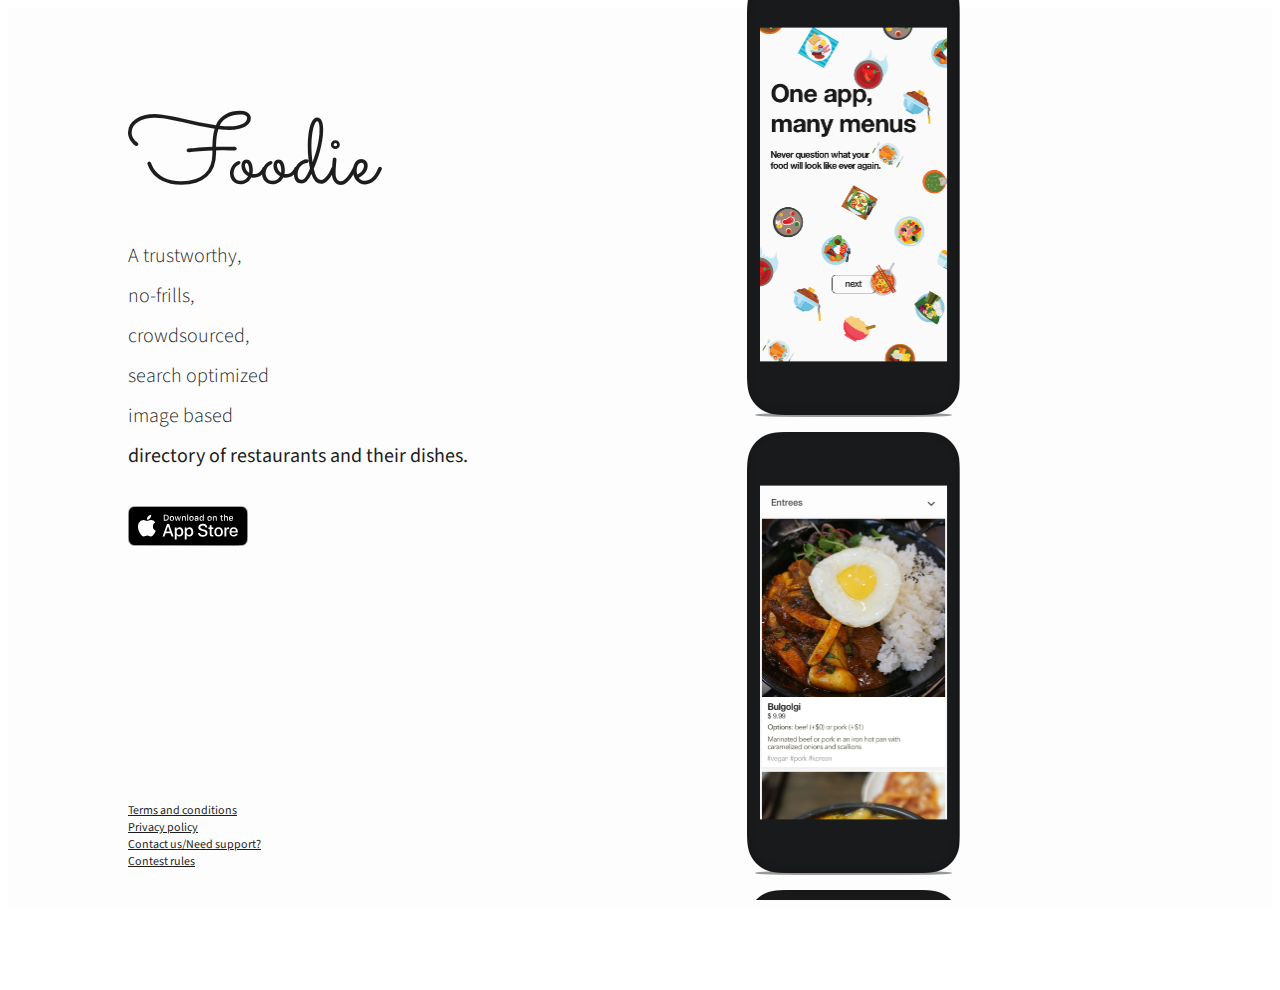
<file: index.html>
<html>
  <head>
    <meta charset="utf-8">
    <title>Foodie</title>
    <script src="https://ajax.googleapis.com/ajax/libs/jquery/3.3.1/jquery.min.js"></script>
    <link href="https://fonts.googleapis.com/css?family=Sacramento|Source+Sans+Pro:300,400" rel="stylesheet">
    <link rel="stylesheet" href="main.css">
  </head>
  <body>
    <div class="external-container">
      <div class="body-container">
        <div id="title-text"> Foodie </div>
        <div class="body-text"> A trustworthy, </div>
        <div class="body-text"> no-frills, </div>
        <div class="body-text"> crowdsourced, </div>
        <div class="body-text"> search optimized </div>
        <div class="body-text"> image based </div>
        <div class="body-text body-text-bold"> directory of restaurants and their dishes. </div>
        <div class="body-text appstore">
          <a href="https://apple.co/2ToWBKZ"><img src="img/appstore.svg"></a>
        </div>
        <div class="footer">
          <a href="termsandconditions.html">Terms and conditions</a>
          <br>
          <a href="privacypolicy.html">Privacy policy</a>
          <br>
          <a href="mailto:contact@beafoodie.com">Contact us/Need support?</a>
          <br>
          <a href="contestdetails.html">Contest rules</a>
        </div>
      </div>
      <div class="image-container">
        <div class="image-container-inner">
    			<img src="img/1.png" />
    			<img src="img/2.png" />
    			<img src="img/3.png" />
          <img src="img/1.png" />
    			<img src="img/2.png" />
    			<img src="img/3.png" />
          <img src="img/1.png" />
    			<img src="img/2.png" />
    			<img src="img/3.png" />
          <img src="img/1.png" />
    			<img src="img/2.png" />
    			<img src="img/3.png" />
          <img src="img/1.png" />
    			<img src="img/2.png" />
    			<img src="img/3.png" />
          <img src="img/1.png" />
    			<img src="img/2.png" />
    			<img src="img/3.png" />
          <img src="img/1.png" />
    			<img src="img/2.png" />
    			<img src="img/3.png" />
          <img src="img/1.png" />
    			<img src="img/2.png" />
    			<img src="img/3.png" />
          <img src="img/1.png" />
    			<img src="img/2.png" />
    			<img src="img/3.png" />
          <img src="img/1.png" />
    			<img src="img/2.png" />
    			<img src="img/3.png" />
          <img src="img/1.png" />
    			<img src="img/2.png" />
    			<img src="img/3.png" />
          <img src="img/1.png" />
    			<img src="img/2.png" />
    			<img src="img/3.png" />
          <img src="img/1.png" />
    			<img src="img/2.png" />
    			<img src="img/3.png" />
          <img src="img/1.png" />
    			<img src="img/2.png" />
    			<img src="img/3.png" />
          <img src="img/1.png" />
    			<img src="img/2.png" />
    			<img src="img/3.png" />
          <img src="img/1.png" />
    			<img src="img/2.png" />
    			<img src="img/3.png" />
          <img src="img/1.png" />
    			<img src="img/2.png" />
    			<img src="img/3.png" />
          <img src="img/1.png" />
    			<img src="img/2.png" />
    			<img src="img/3.png" />
          <img src="img/1.png" />
    			<img src="img/2.png" />
    			<img src="img/3.png" />
          <img src="img/1.png" />
    			<img src="img/2.png" />
    			<img src="img/3.png" />
          <img src="img/1.png" />
    			<img src="img/2.png" />
    			<img src="img/3.png" />
          <img src="img/1.png" />
    			<img src="img/2.png" />
    			<img src="img/3.png" />
          <img src="img/1.png" />
    			<img src="img/2.png" />
    			<img src="img/3.png" />
          <img src="img/1.png" />
    			<img src="img/2.png" />
    			<img src="img/3.png" />
          <img src="img/1.png" />
    			<img src="img/2.png" />
    			<img src="img/3.png" />
        </div>
      </div>
    </div>
    <script>
      $( document ).ready(function() {
        $(".image-container-inner").animate({ scrollTop: $('.image-container-inner').prop("scrollHeight")}, 40000 * 25, "linear");
      });
    </script>

  </body>
</html>
</file>
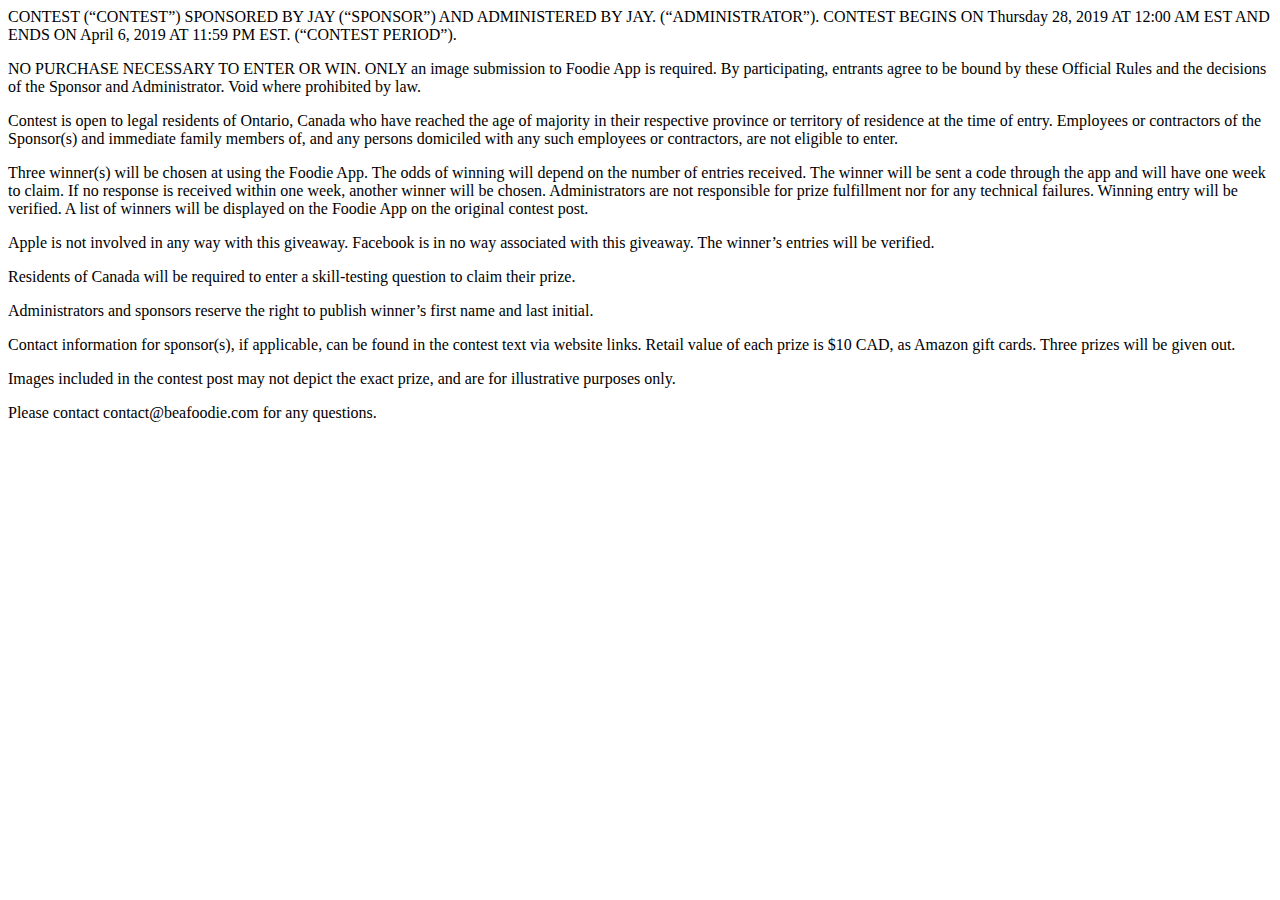
<file: contestdetails.html>
<html>
<head>
  <meta charset="utf-8">
  <title>Foodie - Contest Rules</title>
</head>
<body>
<p>
  CONTEST (“CONTEST”) SPONSORED BY JAY (“SPONSOR”) AND ADMINISTERED BY JAY. (“ADMINISTRATOR”). CONTEST BEGINS ON Thursday 28, 2019 AT 12:00 AM EST AND ENDS ON April 6, 2019 AT 11:59 PM EST. (“CONTEST PERIOD”).
</p>
<p>
  NO PURCHASE NECESSARY TO ENTER OR WIN. ONLY an image submission to Foodie App is required.  By participating, entrants agree to be bound by these Official Rules and the decisions of the Sponsor and Administrator. Void where prohibited by law.
</p>
<p>
  Contest is open to legal residents of Ontario, Canada  who have reached the age of majority in their respective province or territory of residence at the time of entry. Employees or contractors of the Sponsor(s) and immediate family members of, and any persons domiciled with any such employees or contractors, are not eligible to enter.
</p>
<p>
  Three winner(s) will be chosen at using the Foodie App. The odds of winning will depend on the number of entries received. The winner will be sent a code through the app and will have one week to claim. If no response is received within one week, another winner will be chosen. Administrators are not responsible for prize fulfillment nor for any technical failures. Winning entry will be verified. A list of winners will be displayed on the Foodie App on the original contest post.
</p>
<p>
  Apple is not involved in any way with this giveaway. Facebook is in no way associated with this giveaway. The winner’s entries will be verified.
</p>
<p>
  Residents of Canada will be required to enter a skill-testing question to claim their prize.
</p>
<p>
  Administrators and sponsors reserve the right to publish winner’s first name and last initial.
</p>
<p>
  Contact information for sponsor(s), if applicable, can be found in the contest text via website links. Retail value of each prize is $10 CAD, as Amazon gift cards. Three prizes will be given out.
</p>
<p>
  Images included in the contest post may not depict the exact prize, and are for illustrative purposes only.
</p>
<p>
  Please contact contact@beafoodie.com for any questions.
</p>

</body>
</html>
</file>
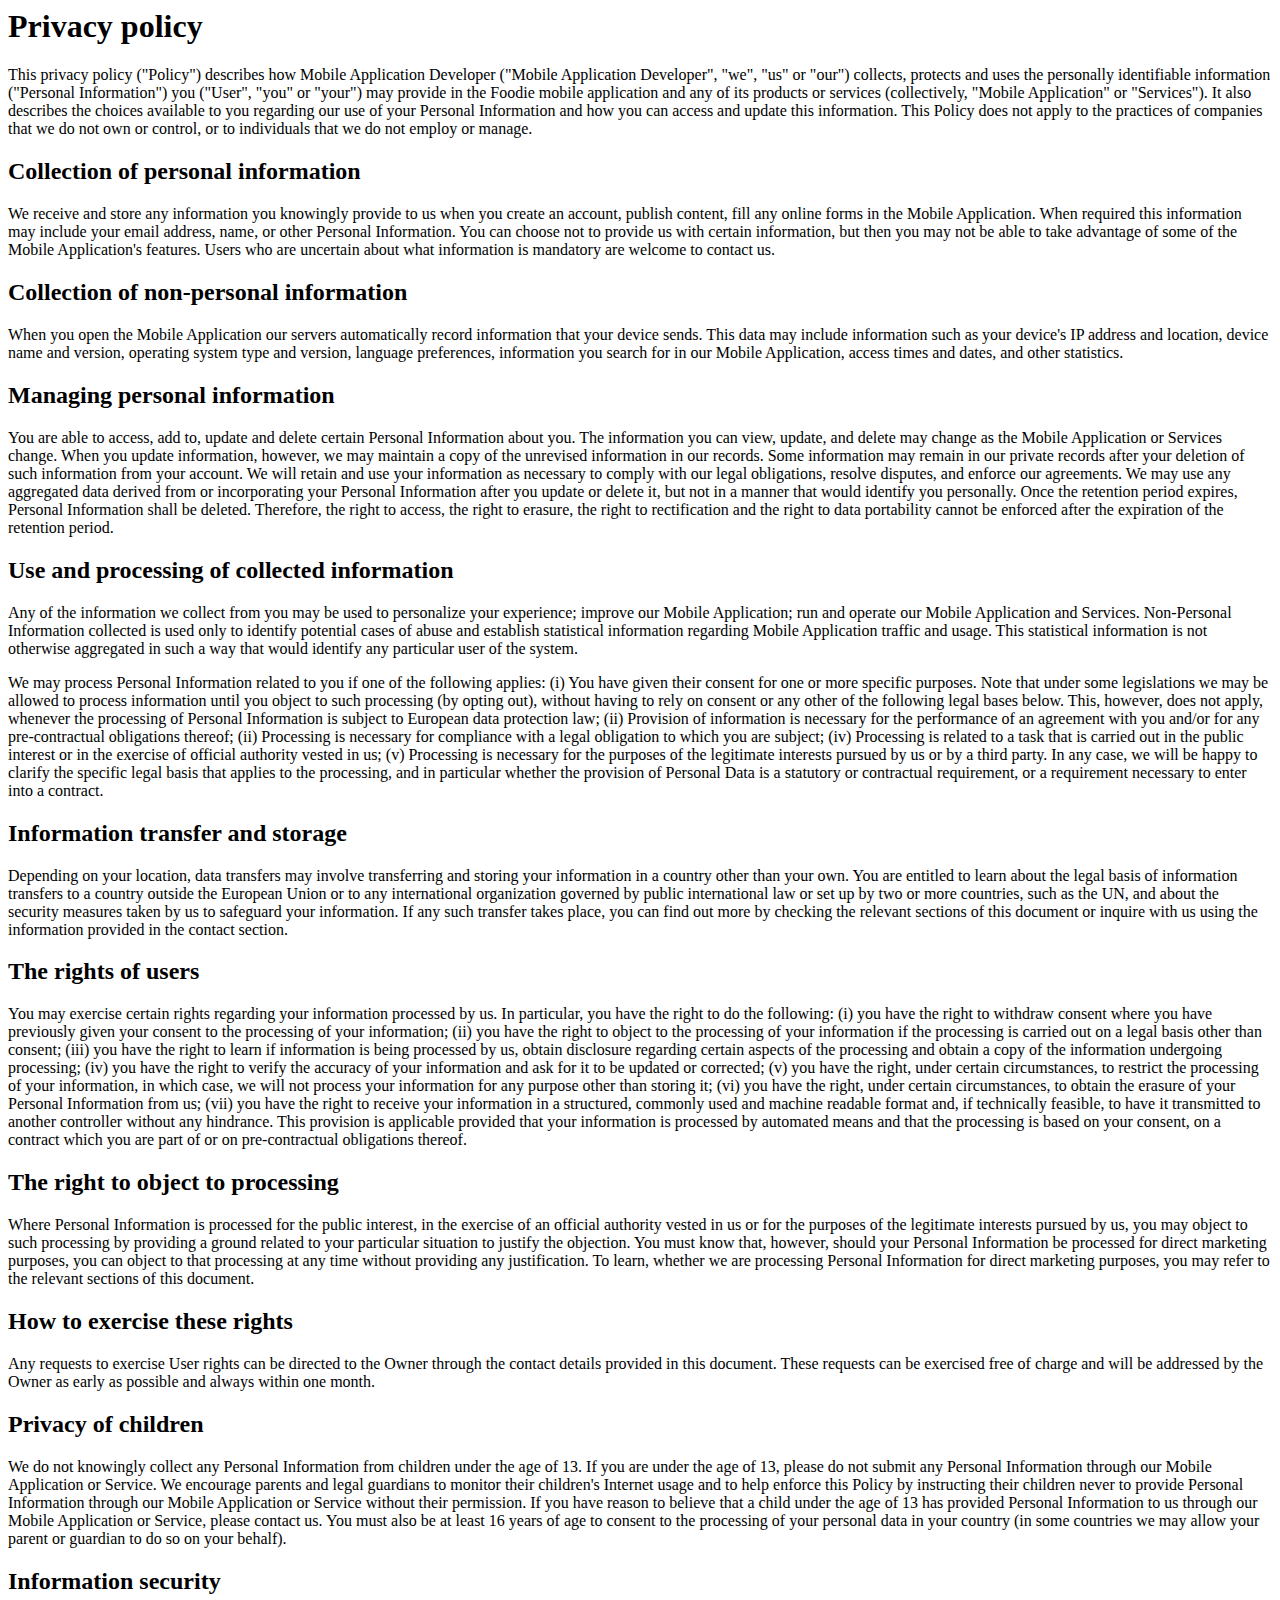
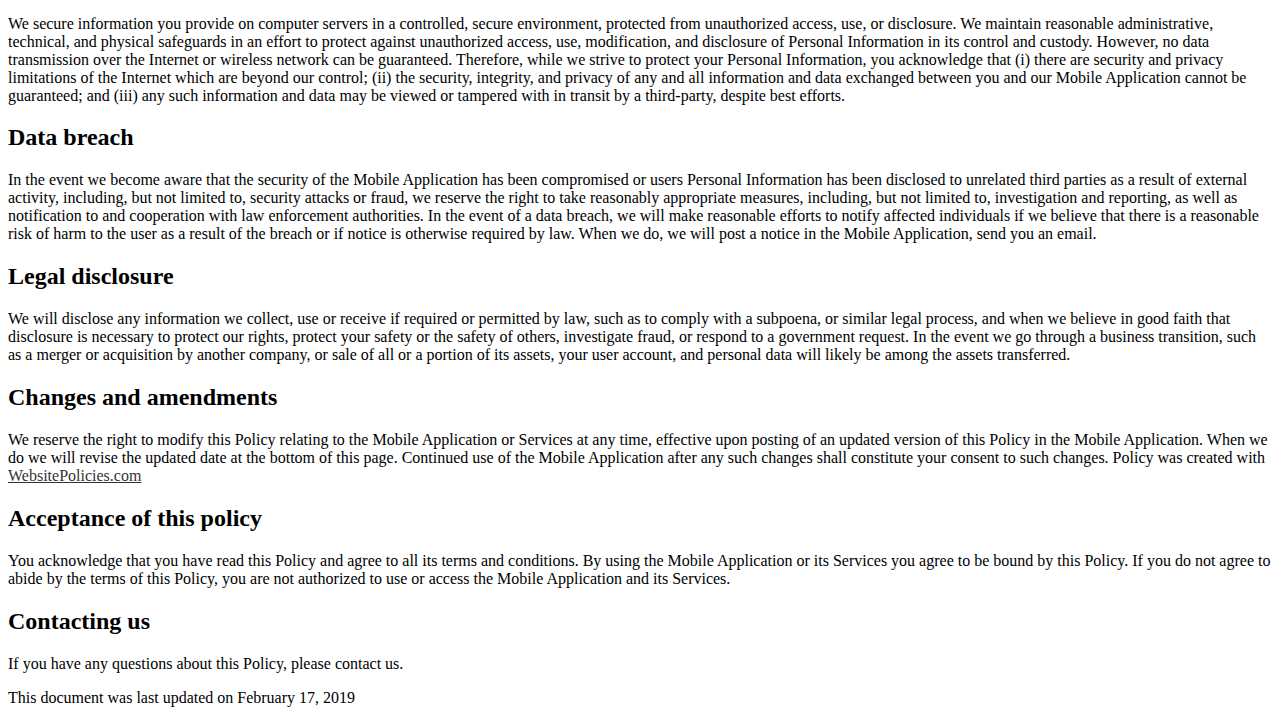
<file: privacypolicy.html>
<html>
<head>
  <meta charset="utf-8">
  <title>Foodie - Privacy Policy</title>
</head>
<body>

  <h1>Privacy policy</h1>

  <p>This privacy policy (&quot;Policy&quot;) describes how Mobile Application Developer (&quot;Mobile Application Developer&quot;, &quot;we&quot;, &quot;us&quot; or &quot;our&quot;) collects, protects and uses the personally identifiable information (&quot;Personal Information&quot;) you (&quot;User&quot;, &quot;you&quot; or &quot;your&quot;) may provide in the Foodie mobile application and any of its products or services (collectively, &quot;Mobile Application&quot; or &quot;Services&quot;). It also describes the choices available to you regarding our use of your Personal Information and how you can access and update this information. This Policy does not apply to the practices of companies that we do not own or control, or to individuals that we do not employ or manage.</p>

  <h2>Collection of personal information</h2>

  <p>We receive and store any information you knowingly provide to us when you create an account, publish content, fill any online forms in the Mobile Application.  When required this information may include your email address, name,  or other Personal Information. You can choose not to provide us with certain information, but then you may not be able to take advantage of some of the Mobile Application's features. Users who are uncertain about what information is mandatory are welcome to contact us.</p>

  <h2>Collection of non-personal information</h2>

  <p>When you open the Mobile Application our servers automatically record information that your device sends. This data may include information such as your device's IP address and location, device name and version, operating system type and version, language preferences, information you search for in our Mobile Application, access times and dates, and other statistics.</p>

  <h2>Managing personal information</h2>

  <p>You are able to access, add to, update and delete certain Personal Information about you. The information you can view, update, and delete may change as the Mobile Application or Services change. When you update information, however, we may maintain a copy of the unrevised information in our records. Some information may remain in our private records after your deletion of such information from your account. We will retain and use your information as necessary to comply with our legal obligations, resolve disputes, and enforce our agreements. We may use any aggregated data derived from or incorporating your Personal Information after you update or delete it, but not in a manner that would identify you personally. Once the retention period expires, Personal Information shall be deleted. Therefore, the right to access, the right to erasure, the right to rectification and the right to data portability cannot be enforced after the expiration of the retention period.</p>

  <h2>Use and processing of collected information</h2>

  <p>Any of the information we collect from you may be used to personalize your experience; improve our Mobile Application; run and operate our Mobile Application and Services. Non-Personal Information collected is used only to identify potential cases of abuse and establish statistical information regarding Mobile Application traffic and usage. This statistical information is not otherwise aggregated in such a way that would identify any particular user of the system.</p>

  <p>We may process Personal Information related to you if one of the following applies: (i) You have given their consent for one or more specific purposes. Note that under some legislations we may be allowed to process information until you object to such processing (by opting out), without having to rely on consent or any other of the following legal bases below. This, however, does not apply, whenever the processing of Personal Information is subject to European data protection law; (ii) Provision of information is necessary for the performance of an agreement with you and/or for any pre-contractual obligations thereof; (ii) Processing is necessary for compliance with a legal obligation to which you are subject; (iv) Processing is related to a task that is carried out in the public interest or in the exercise of official authority vested in us; (v) Processing is necessary for the purposes of the legitimate interests pursued by us or by a third party. In any case, we will be happy to clarify the specific legal basis that applies to the processing, and in particular whether the provision of Personal Data is a statutory or contractual requirement, or a requirement necessary to enter into a contract.</p>

  <h2>Information transfer and storage</h2>

  <p>Depending on your location, data transfers may involve transferring and storing your information in a country other than your own. You are entitled to learn about the legal basis of information transfers to a country outside the European Union or to any international organization governed by public international law or set up by two or more countries, such as the UN, and about the security measures taken by us to safeguard your information. If any such transfer takes place, you can find out more by checking the relevant sections of this document or inquire with us using the information provided in the contact section.</p>

  <h2>The rights of users</h2>

  <p>You may exercise certain rights regarding your information processed by us. In particular, you have the right to do the following: (i) you have the right to withdraw consent where you have previously given your consent to the processing of your information; (ii) you have the right to object to the processing of your information if the processing is carried out on a legal basis other than consent; (iii) you have the right to learn if information is being processed by us, obtain disclosure regarding certain aspects of the processing and obtain a copy of the information undergoing processing; (iv) you have the right to verify the accuracy of your information and ask for it to be updated or corrected; (v) you have the right, under certain circumstances, to restrict the processing of your information, in which case, we will not process your information for any purpose other than storing it; (vi) you have the right, under certain circumstances, to obtain the erasure of your Personal Information from us; (vii) you have the right to receive your information in a structured, commonly used and machine readable format and, if technically feasible, to have it transmitted to another controller without any hindrance. This provision is applicable provided that your information is processed by automated means and that the processing is based on your consent, on a contract which you are part of or on pre-contractual obligations thereof.</p>

  <h2>The right to object to processing</h2>

  <p>Where Personal Information is processed for the public interest, in the exercise of an official authority vested in us or for the purposes of the legitimate interests pursued by us, you may object to such processing by providing a ground related to your particular situation to justify the objection. You must know that, however, should your Personal Information be processed for direct marketing purposes, you can object to that processing at any time without providing any justification. To learn, whether we are processing Personal Information for direct marketing purposes, you may refer to the relevant sections of this document.</p>

  <h2>How to exercise these rights</h2>

  <p>Any requests to exercise User rights can be directed to the Owner through the contact details provided in this document. These requests can be exercised free of charge and will be addressed by the Owner as early as possible and always within one month.</p>

  <h2>Privacy of children</h2>

  <p>We do not knowingly collect any Personal Information from children under the age of 13. If you are under the age of 13, please do not submit any Personal Information through our Mobile Application or Service. We encourage parents and legal guardians to monitor their children's Internet usage and to help enforce this Policy by instructing their children never to provide Personal Information through our Mobile Application or Service without their permission. If you have reason to believe that a child under the age of 13 has provided Personal Information to us through our Mobile Application or Service, please contact us. You must also be at least 16 years of age to consent to the processing of your personal data in your country (in some countries we may allow your parent or guardian to do so on your behalf).</p>

  <h2>Information security</h2>

  <p>We secure information you provide on computer servers in a controlled, secure environment, protected from unauthorized access, use, or disclosure. We maintain reasonable administrative, technical, and physical safeguards in an effort to protect against unauthorized access, use, modification, and disclosure of Personal Information in its control and custody. However, no data transmission over the Internet or wireless network can be guaranteed. Therefore, while we strive to protect your Personal Information, you acknowledge that (i) there are security and privacy limitations of the Internet which are beyond our control; (ii) the security, integrity, and privacy of any and all information and data exchanged between you and our Mobile Application cannot be guaranteed; and (iii) any such information and data may be viewed or tampered with in transit by a third-party, despite best efforts.</p>

  <h2>Data breach</h2>

  <p>In the event we become aware that the security of the Mobile Application has been compromised or users Personal Information has been disclosed to unrelated third parties as a result of external activity, including, but not limited to, security attacks or fraud, we reserve the right to take reasonably appropriate measures, including, but not limited to, investigation and reporting, as well as notification to and cooperation with law enforcement authorities. In the event of a data breach, we will make reasonable efforts to notify affected individuals if we believe that there is a reasonable risk of harm to the user as a result of the breach or if notice is otherwise required by law. When we do, we will post a notice in the Mobile Application, send you an email.</p>

  <h2>Legal disclosure</h2>

  <p>We will disclose any information we collect, use or receive if required or permitted by law, such as to comply with a subpoena, or similar legal process, and when we believe in good faith that disclosure is necessary to protect our rights, protect your safety or the safety of others, investigate fraud, or respond to a government request. In the event we go through a business transition, such as a merger or acquisition by another company, or sale of all or a portion of its assets, your user account, and personal data will likely be among the assets transferred.</p>

  <h2>Changes and amendments</h2>

  <p>We reserve the right to modify this Policy relating to the Mobile Application or Services at any time, effective upon posting of an updated version of this Policy in the Mobile Application. When we do we will revise the updated date at the bottom of this page. Continued use of the Mobile Application after any such changes shall constitute your consent to such changes. Policy was created with <a style="color:#333" target="_blank" title="Privacy policy generator" href="https://www.websitepolicies.com/privacy-policy-generator">WebsitePolicies.com</a></p>

  <h2>Acceptance of this policy</h2>

  <p>You acknowledge that you have read this Policy and agree to all its terms and conditions. By using the Mobile Application or its Services you agree to be bound by this Policy. If you do not agree to abide by the terms of this Policy, you are not authorized to use or access the Mobile Application and its Services.</p>

  <h2>Contacting us</h2>

  <p>If you have any questions about this Policy, please contact us.</p>

  <p>This document was last updated on February 17, 2019</p>
</body>
</html>
</file>
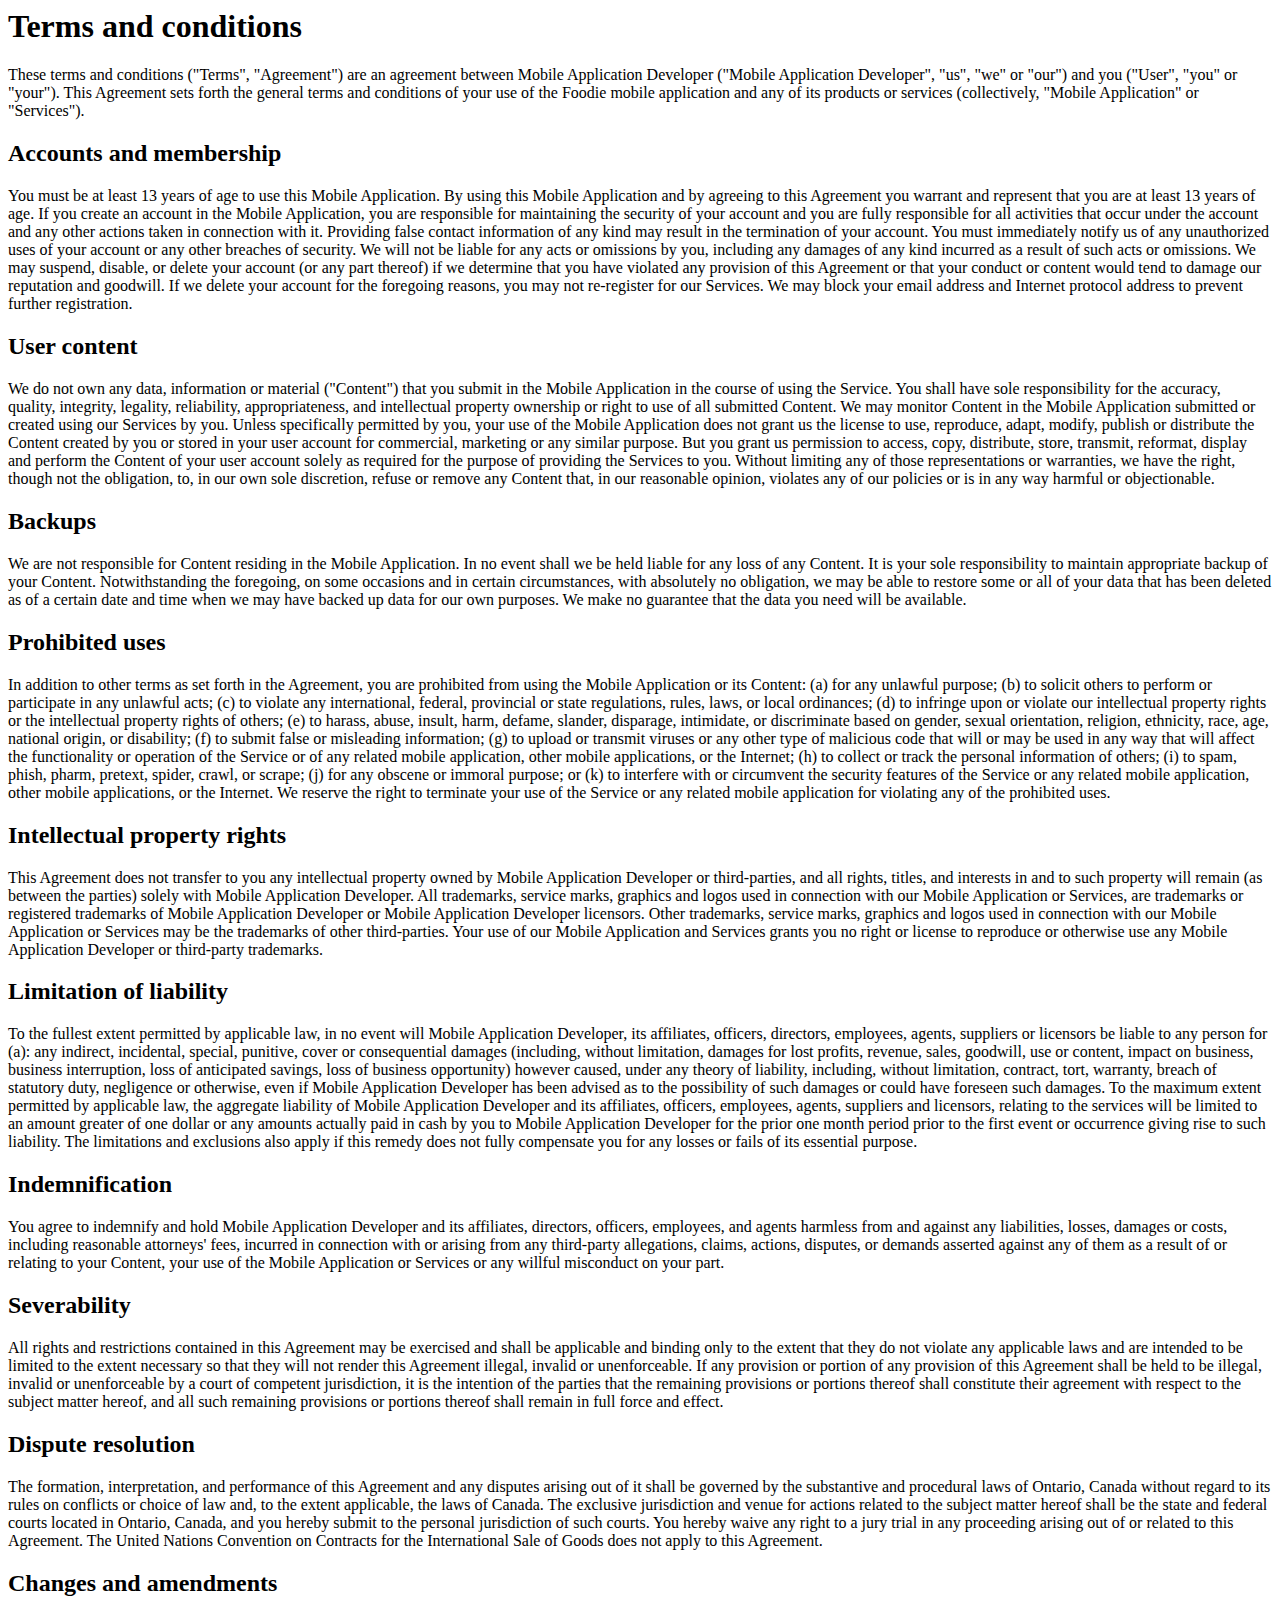
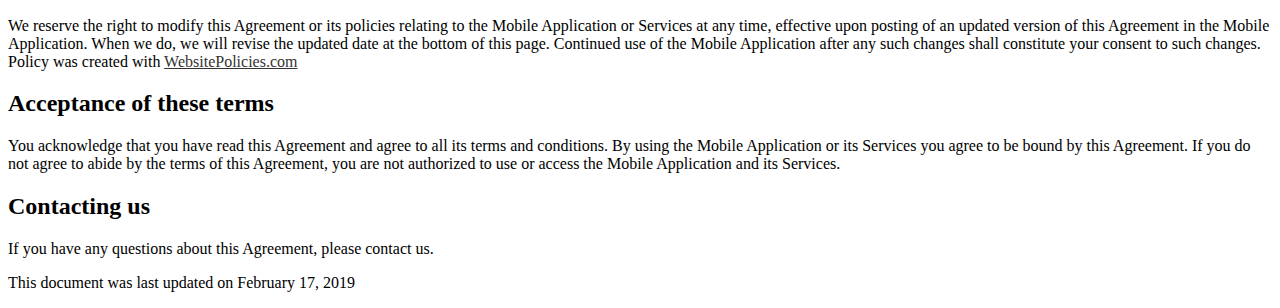
<file: termsandconditions.html>
<html>
<head>
  <meta charset="utf-8">
  <title>Foodie - Terms and Conditions</title>
</head>
<body>

  <h1>Terms and conditions</h1>

  <p>These terms and conditions (&quot;Terms&quot;, &quot;Agreement&quot;) are an agreement between Mobile Application Developer (&quot;Mobile Application Developer&quot;, &quot;us&quot;, &quot;we&quot; or &quot;our&quot;) and you (&quot;User&quot;, &quot;you&quot; or &quot;your&quot;). This Agreement sets forth the general terms and conditions of your use of the Foodie mobile application and any of its products or services (collectively, &quot;Mobile Application&quot; or &quot;Services&quot;).</p>

  <h2>Accounts and membership</h2>

  <p>You must be at least 13 years of age to use this Mobile Application. By using this Mobile Application and by agreeing to this Agreement you warrant and represent that you are at least 13 years of age. If you create an account in the Mobile Application, you are responsible for maintaining the security of your account and you are fully responsible for all activities that occur under the account and any other actions taken in connection with it. Providing false contact information of any kind may result in the termination of your account. You must immediately notify us of any unauthorized uses of your account or any other breaches of security. We will not be liable for any acts or omissions by you, including any damages of any kind incurred as a result of such acts or omissions. We may suspend, disable, or delete your account (or any part thereof) if we determine that you have violated any provision of this Agreement or that your conduct or content would tend to damage our reputation and goodwill. If we delete your account for the foregoing reasons, you may not re-register for our Services. We may block your email address and Internet protocol address to prevent further registration.</p>

  <h2>User content</h2>

  <p>We do not own any data, information or material (&quot;Content&quot;) that you submit in the Mobile Application in the course of using the Service. You shall have sole responsibility for the accuracy, quality, integrity, legality, reliability, appropriateness, and intellectual property ownership or right to use of all submitted Content. We may monitor Content in the Mobile Application submitted or created using our Services by you. Unless specifically permitted by you, your use of the Mobile Application does not grant us the license to use, reproduce, adapt, modify, publish or distribute the Content created by you or stored in your user account for commercial, marketing or any similar purpose. But you grant us permission to access, copy, distribute, store, transmit, reformat, display and perform the Content of your user account solely as required for the purpose of providing the Services to you. Without limiting any of those representations or warranties, we have the right, though not the obligation, to, in our own sole discretion, refuse or remove any Content that, in our reasonable opinion, violates any of our policies or is in any way harmful or objectionable.</p>

  <h2>Backups</h2>

  <p>We are not responsible for Content residing in the Mobile Application. In no event shall we be held liable for any loss of any Content. It is your sole responsibility to maintain appropriate backup of your Content. Notwithstanding the foregoing, on some occasions and in certain circumstances, with absolutely no obligation, we may be able to restore some or all of your data that has been deleted as of a certain date and time when we may have backed up data for our own purposes. We make no guarantee that the data you need will be available.</p>

  <h2>Prohibited uses</h2>

  <p>In addition to other terms as set forth in the Agreement, you are prohibited from using the Mobile Application or its Content: (a) for any unlawful purpose; (b) to solicit others to perform or participate in any unlawful acts; (c) to violate any international, federal, provincial or state regulations, rules, laws, or local ordinances; (d) to infringe upon or violate our intellectual property rights or the intellectual property rights of others; (e) to harass, abuse, insult, harm, defame, slander, disparage, intimidate, or discriminate based on gender, sexual orientation, religion, ethnicity, race, age, national origin, or disability; (f) to submit false or misleading information; (g) to upload or transmit viruses or any other type of malicious code that will or may be used in any way that will affect the functionality or operation of the Service or of any related mobile application, other mobile applications, or the Internet; (h) to collect or track the personal information of others; (i) to spam, phish, pharm, pretext, spider, crawl, or scrape; (j) for any obscene or immoral purpose; or (k) to interfere with or circumvent the security features of the Service or any related mobile application, other mobile applications, or the Internet. We reserve the right to terminate your use of the Service or any related mobile application for violating any of the prohibited uses.</p>

  <h2>Intellectual property rights</h2>

  <p>This Agreement does not transfer to you any intellectual property owned by Mobile Application Developer or third-parties, and all rights, titles, and interests in and to such property will remain (as between the parties) solely with Mobile Application Developer. All trademarks, service marks, graphics and logos used in connection with our Mobile Application or Services, are trademarks or registered trademarks of Mobile Application Developer or Mobile Application Developer licensors. Other trademarks, service marks, graphics and logos used in connection with our Mobile Application or Services may be the trademarks of other third-parties. Your use of our Mobile Application and Services grants you no right or license to reproduce or otherwise use any Mobile Application Developer or third-party trademarks.</p>

  <h2>Limitation of liability</h2>

  <p>To the fullest extent permitted by applicable law, in no event will Mobile Application Developer, its affiliates, officers, directors, employees, agents, suppliers or licensors be liable to any person for (a): any indirect, incidental, special, punitive, cover or consequential damages (including, without limitation, damages for lost profits, revenue, sales, goodwill, use or content, impact on business, business interruption, loss of anticipated savings, loss of business opportunity) however caused, under any theory of liability, including, without limitation, contract, tort, warranty, breach of statutory duty, negligence or otherwise, even if Mobile Application Developer has been advised as to the possibility of such damages or could have foreseen such damages. To the maximum extent permitted by applicable law, the aggregate liability of Mobile Application Developer and its affiliates, officers, employees, agents, suppliers and licensors, relating to the services will be limited to an amount greater of one dollar or any amounts actually paid in cash by you to Mobile Application Developer for the prior one month period prior to the first event or occurrence giving rise to such liability. The limitations and exclusions also apply if this remedy does not fully compensate you for any losses or fails of its essential purpose.</p>

  <h2>Indemnification</h2>

  <p>You agree to indemnify and hold Mobile Application Developer and its affiliates, directors, officers, employees, and agents harmless from and against any liabilities, losses, damages or costs, including reasonable attorneys' fees, incurred in connection with or arising from any third-party allegations, claims, actions, disputes, or demands asserted against any of them as a result of or relating to your Content, your use of the Mobile Application or Services or any willful misconduct on your part.</p>

  <h2>Severability</h2>

  <p>All rights and restrictions contained in this Agreement may be exercised and shall be applicable and binding only to the extent that they do not violate any applicable laws and are intended to be limited to the extent necessary so that they will not render this Agreement illegal, invalid or unenforceable. If any provision or portion of any provision of this Agreement shall be held to be illegal, invalid or unenforceable by a court of competent jurisdiction, it is the intention of the parties that the remaining provisions or portions thereof shall constitute their agreement with respect to the subject matter hereof, and all such remaining provisions or portions thereof shall remain in full force and effect.</p>

  <h2>Dispute resolution</h2>

  <p>The formation, interpretation, and performance of this Agreement and any disputes arising out of it shall be governed by the substantive and procedural laws of Ontario, Canada without regard to its rules on conflicts or choice of law and, to the extent applicable, the laws of Canada. The exclusive jurisdiction and venue for actions related to the subject matter hereof shall be the state and federal courts located in Ontario, Canada, and you hereby submit to the personal jurisdiction of such courts. You hereby waive any right to a jury trial in any proceeding arising out of or related to this Agreement. The United Nations Convention on Contracts for the International Sale of Goods does not apply to this Agreement.</p>

  <h2>Changes and amendments</h2>

  <p>We reserve the right to modify this Agreement or its policies relating to the Mobile Application or Services at any time, effective upon posting of an updated version of this Agreement in the Mobile Application. When we do, we will revise the updated date at the bottom of this page. Continued use of the Mobile Application after any such changes shall constitute your consent to such changes. Policy was created with <a style="color:#333" target="_blank" title="Terms and conditions generator" href="https://www.websitepolicies.com/terms-and-conditions-generator">WebsitePolicies.com</a></p>

  <h2>Acceptance of these terms</h2>

  <p>You acknowledge that you have read this Agreement and agree to all its terms and conditions. By using the Mobile Application or its Services you agree to be bound by this Agreement. If you do not agree to abide by the terms of this Agreement, you are not authorized to use or access the Mobile Application and its Services.</p>

  <h2>Contacting us</h2>

  <p>If you have any questions about this Agreement, please contact us.</p>

  <p>This document was last updated on February 17, 2019</p>

</body>
</html>
</file>
<file: main.css>
body {
  overflow-y: hidden;
}

#title-text {
  font-family: 'Sacramento', cursive;
  font-size:100px;
  color: #1D1D1D;
}

.external-container {
  text-align: center;
  background-color: #FDFDFD;
  height: 100vh;
}

.body-text {
  font-family: 'Source Sans Pro', sans-serif;
  font-size: 20px;
  line-height: 40px;
  color: #1D1D1D;
  font-weight: 300;
}

.body-text-bold {
  font-weight: 400;
}

.body-container {
  width: 50vw;
  height: 100vh;
  position: absolute;
  left: 50%;
  top: 50%;
  transform: translate(-80%, -40%);
  text-align: left;
}

.image-container-inner {
    width: 100%;
    height: 100%;
    overflow-y: scroll;
    overflow-x: hidden;
    padding-right: 17px; /* Increase/decrease this value for cross-browser compatibility */
    box-sizing: content-box; /* So the width will be 100% + 17px */
}

.image-container {
  width: 213px;
  height: 100vh;
  position: absolute;
  left: 60%;
  top: 0%;
  transform: translate(-10%, 0%);
  text-align: left;
  overflow: hidden;
}

img {
    width: 213px;
    height: 443px;
    padding-bottom: 15px;
}

.footer {
  position: absolute;
  bottom: 120px;
}

a{
  font-family: 'Source Sans Pro', sans-serif;
  font-size:12px;
  color: #1D1D1D;
}

.appstore {
  height: 100px;
  padding-top: 30px;
}

.appstore img {
    width: auto;
    height: auto;
    padding-bottom: 0px;
}
</file>
